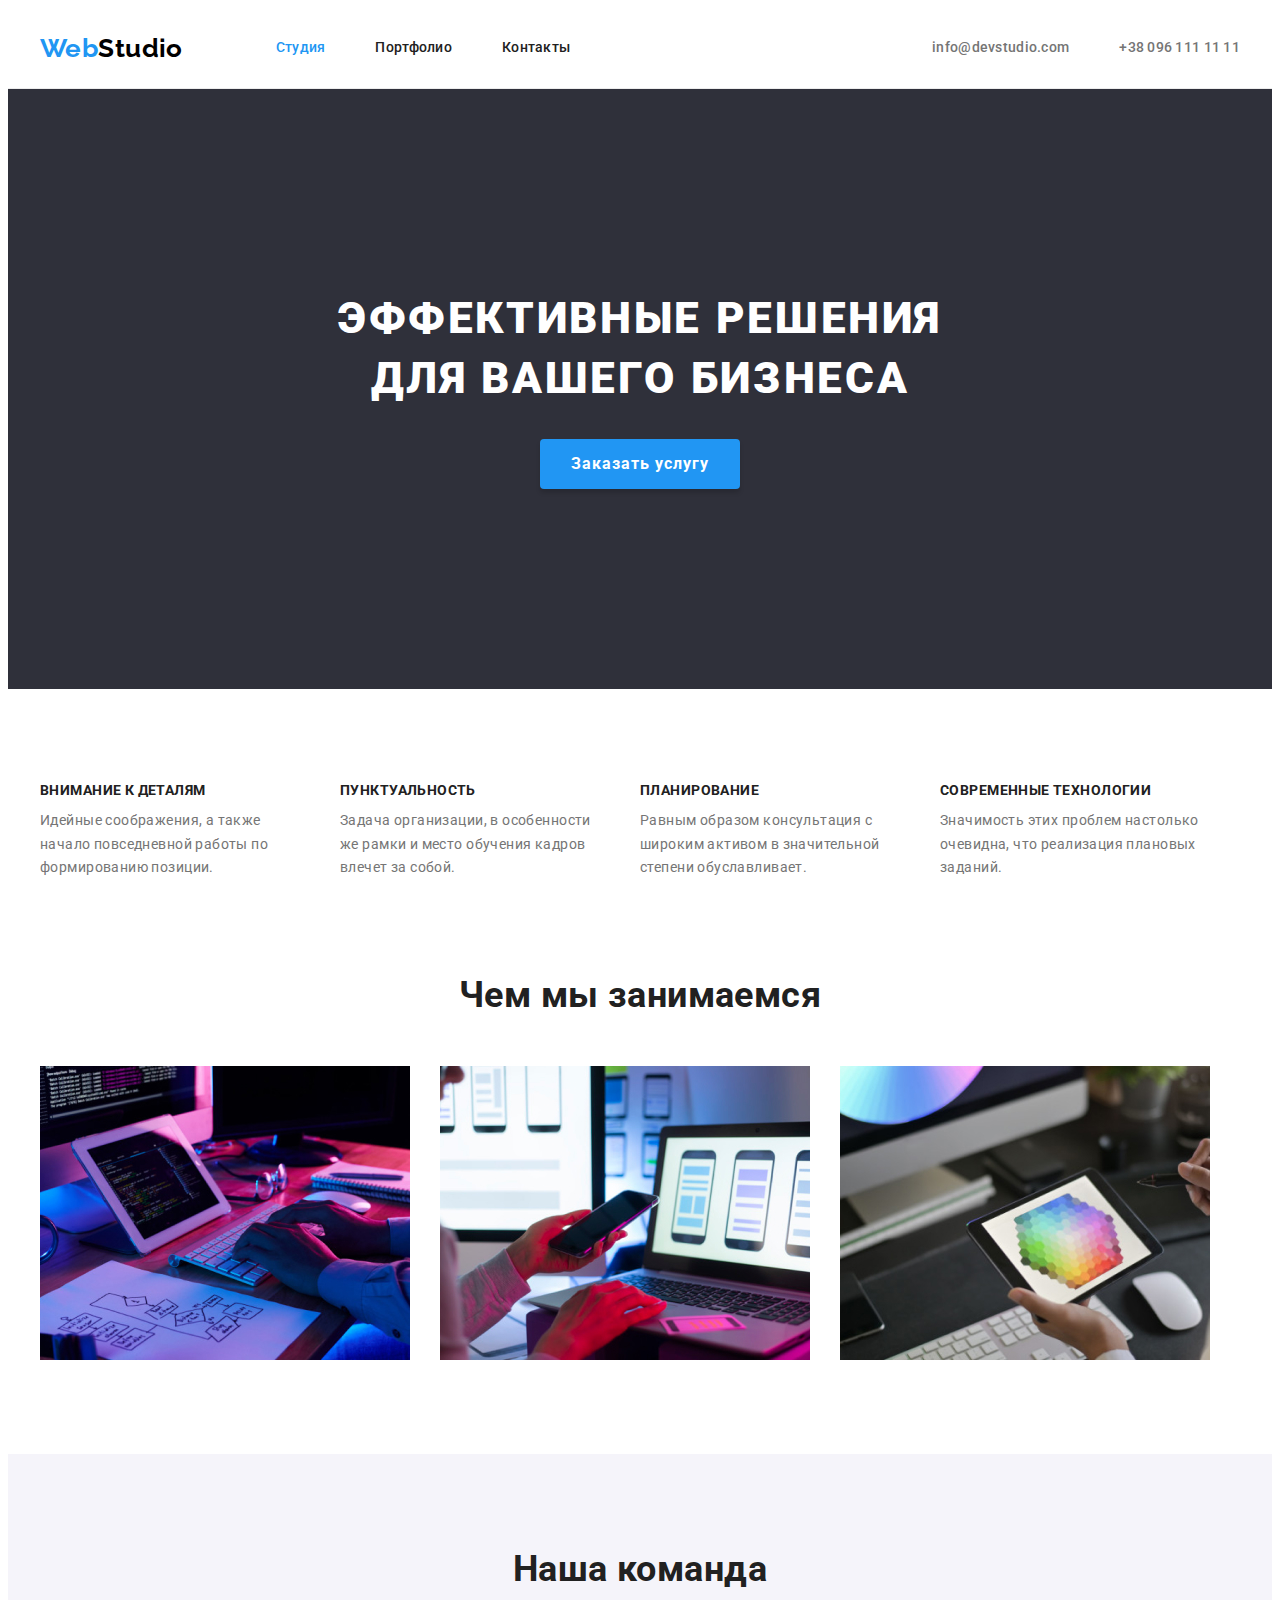
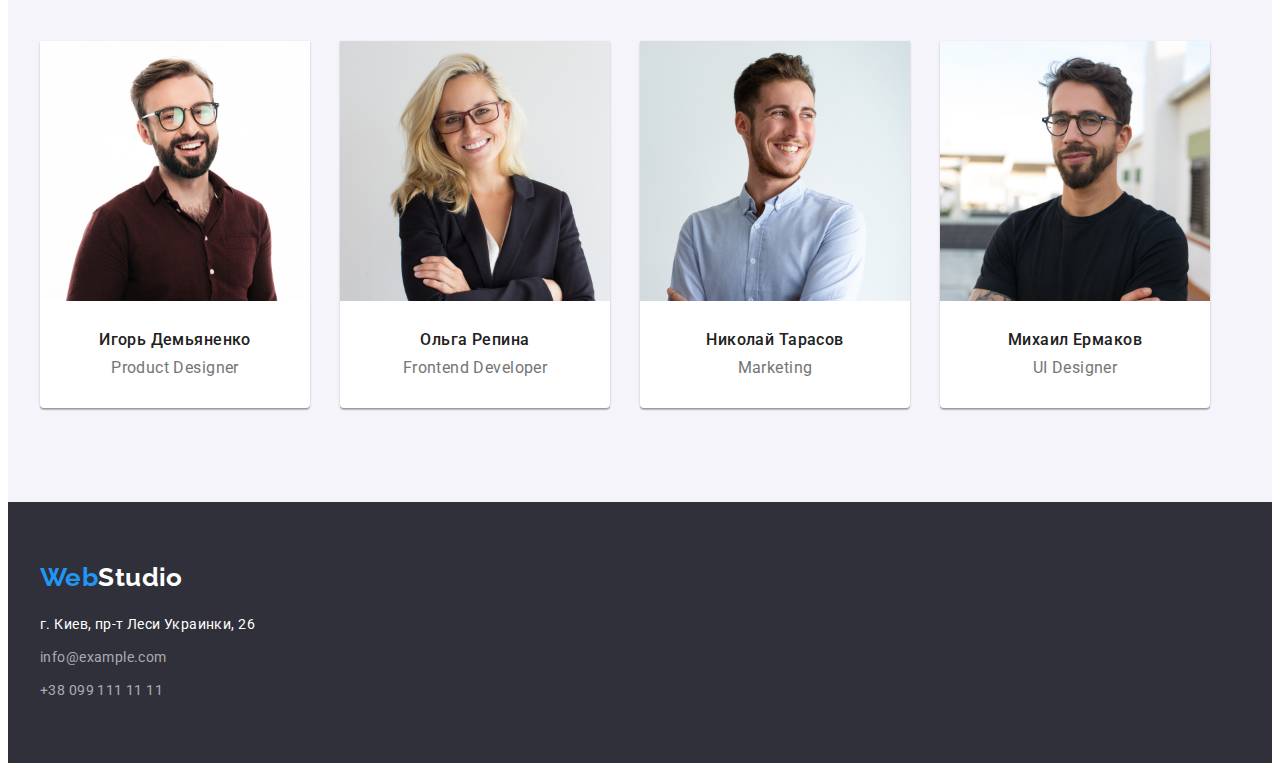
<file: index.html>
<!DOCTYPE html>
<html lang="ru">
    <head>
        <meta charset="UTF-8">
        <meta http-equiv="X-UA-Compatible" content="IE=edge">
        <meta name="viewport" content="width=device-width, initial-scale=1.0">
        <title>Главная</title>  

        <link href="https://fonts.googleapis.com/css2?family=Raleway:wght@700&family=Roboto:wght@400;500;700;900&display=swap" rel="stylesheet"> 

        <link rel="stylesheet" href="https://cdnjs.cloudflare.com/ajax/libs/modern-normalize/1.1.0/modern-normalize.min.css"
         integrity="sha512-wpPYUAdjBVSE4KJnH1VR1HeZfpl1ub8YT/NKx4PuQ5NmX2tKuGu6U/JRp5y+Y8XG2tV+wKQpNHVUX03MfMFn9Q==" crossorigin="anonymous" referrerpolicy="no-referrer" />
                
        <link rel="stylesheet" href="./css/style.css">
    </head>
<body class="body">
    <header class="header">
        <div class="container container-nav">
            <nav class="header-nav" >
             <!--Навигация на другие страницы-->
                 <a href="./index.html" class="logo ">Web<Span class="logo-two ">Studio</Span></a>
                <ul class="list-cont site-nav ">
                    <li class="item" ><a href="./index.html" class="current" >Студия</a></li>
                    <li class="item" ><a href="./portfolio.html" class="item " >Портфолио</a></li>
                    <li class="item"><a href=""  class="item ">Контакты</a></li>
                </ul>
            </nav>
                <ul class="list-cont site-nav">
                    <li class="cont"><a href="mailto:info@devstudio.com" class=" col cont-link"> info@devstudio.com</a></li>
                    <li class="cont"><a href="tel:+380961111111" class=" col cont-link">+38 096 111 11 11</a></li>
                </ul>
        </div>
    </header>
    <main>
        <!--Уникальный контент страницы-->
        <section class="main-effect">
            <h1 class="main-head">ЭФФЕКТИВНЫЕ РЕШЕНИЯ<br>ДЛЯ ВАШЕГО БИЗНЕСА</h1>
            <button class="hero-btn" type="button">Заказать услугу
            </button>
        </section>
        <!--2 Раздел-->
        <section>
            <section class="section">
                <div class="container">
                    <h2 class="visually-hidden "> Этапы работы </h2>
                    <ul class="card-set list">
                        <li class="item-type">
                            <h3 class="type-name">ВНИМАНИЕ К ДЕТАЛЯМ</h3>
                            <p class="type-text">Идейные соображения, а также <br>начало повседневной работы по формированию позиции.</p>
                        </li>
                        <li class="item-type">
                            <h3 class="type-name">ПУНКТУАЛЬНОСТЬ</h3>
                            <p class="type-text">Задача организации, в особенности же рамки и место обучения кадров влечет за собой.</p>
                        </li>
                        <li class="item-type">
                            <h3 class="type-name">ПЛАНИРОВАНИЕ</h3>
                            <p class="type-text">Равным образом консультация с широким активом в значительной степени обуславливает.</p>                
                        </li>
                        <li class="item-type">
                            <h3 class="type-name">СОВРЕМЕННЫЕ ТЕХНОЛОГИИ</h3>
                            <p class="type-text">Значимость этих проблем настолько очевидна, что реализация плановых заданий.</p>                
                        </li>
                    </ul>
                </div>
            </section>
        </section>
        <section class="section section-about">
            <div class="container">
                <h2 class="task about-task">Чем мы занимаемся</h2>
           
                <ul class="about-img list">
                    <Li class="list-img"> <img src="./image/img1.jpg"  alt="картинка1" width="370" height="294"></Li>
                    <Li class="list-img"> <img src="./image/img2.jpg"  alt="картинка2" width="370" height="294"></Li>
                    <Li class="list-img"> <img src="./image/img3.jpg"  alt="картинка3" width="370" height="294"></Li>
                </ul>
            </div>
        </section>
        
        <section class="section team">
            <div class="container">
                <h2 class="comand  comand-about">Наша команда</h2>  
                <ul class="comand-list list">
                    <li class="team-list team-img">
                        <img class="photo-team" src="./image/photo1.jpg"  alt="фото Игорь Демьяненко" width="270" height="260">
                            <div class="team-div">
                                <h3 class="comand-name" >Игорь Демьяненко</h3>
                                <p class="comand-position">Product Designer</p>
                            </div>
                    </li>
                    <li class="team-list team-img">
                        <img class="photo-team"  src="./image/photo2.jpg"  alt="фотоОльга Репина" width="270" height="260">
                        <div class="team-div">
                            <h3 class="comand-name">Ольга Репина</h3>
                            <p class="comand-position">Frontend Developer</p> 
                        </div>
                    </li>
                    <li class="team-list team-img">
                        <img class="photo-team"  src="./image/photo3.jpg"  alt="фотоНиколай Тарасов" width="270" height="260">
                        <div class="team-div">
                            <h3 class="comand-name">Николай Тарасов</h3>
                            <p class="comand-position">Marketing</p> 
                        </div>
                    </li>
                    <li class="team-list team-img">
                        <img class="photo-team"  src="./image/photo4.jpg"  alt="фото Михаил Ермаков" width="270" height="260">
                        <div class="team-div">
                            <h3 class="comand-name">Михаил Ермаков</h3>
                            <p class="comand-position">UI Designer</p>
                        </div>
                    </li>
                </ul>
            </div>
        </section>
     </main>

     <!--Подвал страницы-->
    <footer class="footer-effect">
       <div class="container">
            <div class="footer-left">
               <a class="logo-foot" href="/" >Web<Span class="logo-thre">Studio</Span></a>
                 <address>
                    <ul class="foot list">
                        <li class="foot-item foot-one"><a href="https://goo.gl/maps/aNRmM5jgGCXuYNQ1A" target="_blank" rel="noopener nofollow noreferrer"
                         class="footer-link link">г. Киев, пр-т Леси Украинки, 26</a></li>
                        <li class="cont-link foot-item"><a class="cont-add" href="mailto:info@example.com" >info@example.com</a></li>
                        <li class="cont-link foot-item"><a class="cont-add" href="tel:+380991111111" >+38 099 111 11 11</a></li>          
                    </ul>
                </address> 
            </div>
        </div>
    </footer>
   
</body>
</html>
</file>
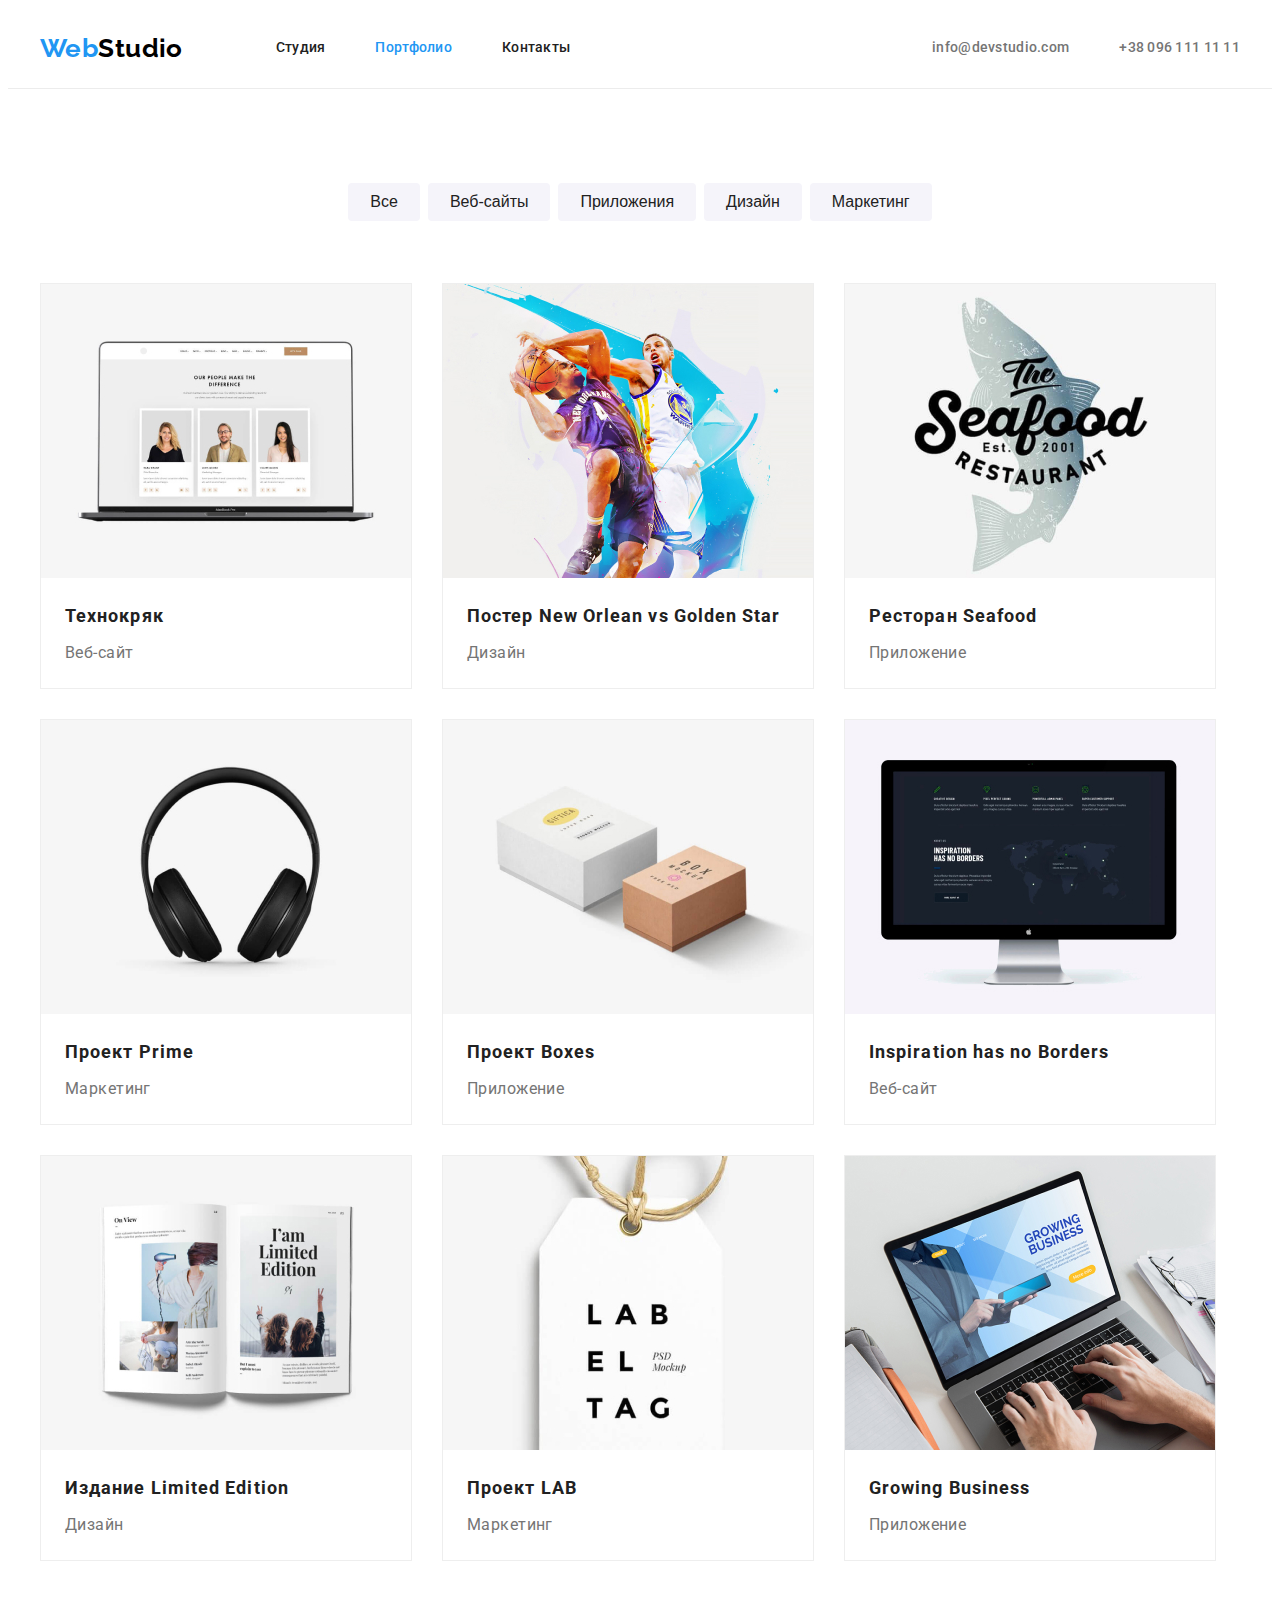
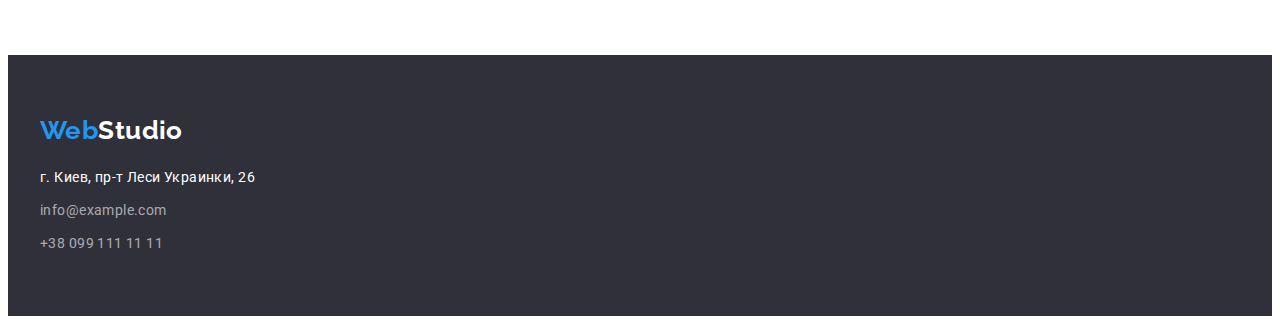
<file: portfolio.html>
<!DOCTYPE html>
<html lang="ru">
<head>
    <meta charset="UTF-8">
    <meta http-equiv="X-UA-Compatible" content="IE=edge">
    <meta name="viewport" content="width=device-width, initial-scale=1.0">
    <title>portfolio</title>

    <link href="https://fonts.googleapis.com/css2?family=Raleway:wght@700&family=Roboto:wght@400;500;700;900&display=swap" rel="stylesheet">

    <link rel="stylesheet" href="https://cdnjs.cloudflare.com/ajax/libs/modern-normalize/1.1.0/modern-normalize.min.css"
     integrity="sha512-wpPYUAdjBVSE4KJnH1VR1HeZfpl1ub8YT/NKx4PuQ5NmX2tKuGu6U/JRp5y+Y8XG2tV+wKQpNHVUX03MfMFn9Q==" crossorigin="anonymous" referrerpolicy="no-referrer" /> 
     
    <link rel="stylesheet" href="./css/style.css">
     
</head>
<body class="body">
    <header class="header">
        <div class="container container-nav">
            <nav class="header-nav" >
             <!--Навигация на другие страницы-->
                 <a href="./index.html" class="logo ">Web<Span class="logo-two ">Studio</Span></a>
                <ul class="list-cont site-nav ">
                    <li class="item" ><a href="./index.html" class="item" >Студия</a></li>
                    <li class="item" ><a href="./portfolio.html" class=" current " >Портфолио</a></li>
                    <li class="item"><a href=""  class="item ">Контакты</a></li>
                </ul>
            </nav>
                <ul class="list-cont site-nav">
                    <li class="cont"><a href="mailto:info@devstudio.com" class=" col cont-link"> info@devstudio.com</a></li>
                    <li class="cont"><a href="tel:+380961111111" class=" col cont-link">+38 096 111 11 11</a></li>
                </ul>
        </div>
    </header>
        
    <main>
        <section class="section">
            <div class="container">
            <!--Список работ-->
                <h1 class="visually-hidden">Список работ</h1>
                <ul class="main-btn list">
                    <li class="btn-item">
                        <button type="button" class="portfolio-btn" >Все</button></li>
                    <li class="btn-item">
                        <button type="button" class="portfolio-btn">Веб-сайты</button></li>
                    <li class="btn-item">
                        <button type="button" class="portfolio-btn">Приложения</button></li>
                    <li class="btn-item">
                        <button type="button" class="portfolio-btn">Дизайн</button></li>
                    <li class="btn-item">
                        <button type="button" class="portfolio-btn">Маркетинг</button></li>
                </ul>
            <!--Примеры и проекты-->
                <ul class="portfolio list">
                    <li class="item-potfolio">
                        <a href="/"> </a>
                         <img class="img-portf" src="./image/img_ht2_1.jpg"  alt="Технокряк" width="370" height="294">
                         <div class="text-div">
                            <h2 class="name-work">Технокряк</h2>
                            <p class="name-add">Веб-сайт </p> 
                         </div>
                    </li>
                    <li class="item-potfolio">
                        <a href=""> </a>
                         <img class="img-portf" src="./image/img_ht2_2.jpg "  alt="Постер New Orlean vs Golden Star" width="370" height="294">
                         <div class="text-div">
                            <h2 class="name-work">Постер New Orlean vs Golden Star</h2>
                            <p class="name-add">Дизайн</p>
                         </div>
                    </li>
                    <li class="item-potfolio">
                        <a href=""> </a>
                        <img class="img-portf" src="./image/img_ht2_3.jpg"  alt="Ресторан Seafood" width="370" height="294">
                        <div class="text-div">
                            <h2 class="name-work">Ресторан Seafood</h2>
                            <p class="name-add">Приложение</p>
                        </div>
                    </li>
                    <li class="item-potfolio">
                        <a href="">   </a>
                        <img class="img-portf" src="./image/img_ht2_4.jpg"  alt="Проект Prime" width="370" height="294">
                        <div class="text-div">
                            <h2 class="name-work">Проект Prime</h2>
                            <p class="name-add">Маркетинг</p> 
                        </div>
                    </li>
                    <li class="item-potfolio">
                        <a href="">  </a>
                        <img class="img-portf" src="./image/img_ht2_5.jpg"  alt="Проект Boxes" width="370" height="294">
                        <div class="text-div">
                            <h2 class="name-work">Проект Boxes</h2>
                            <p class="name-add">Приложение</p> 
                        </div>
                    </li>
                    <li class="item-potfolio">
                        <a href="">   </a>
                        <img class="img-portf" src="./image/img_ht2_6.jpg"  alt="Inspiration has no Borders" width="370" height="294">
                        <div class="text-div">
                            <h2 class="name-work">Inspiration has no Borders</h2>
                            <p class="name-add">Веб-сайт</p> 
                        </div>
                    </li>
                    <li class="item-potfolio">
                        <a href="">   </a>
                        <img class="img-portf" src="./image/img_ht2_7.jpg"  alt="Издание Limited Edition" width="370" height="294">
                        <div class="text-div">
                            <h2 class="name-work">Издание Limited Edition</h2>
                            <p class="name-add">Дизайн</p>
                        </div>
                    </li>
                    <li class="item-potfolio">
                        <a href="">   </a>
                        <img class="img-portf" src="./image/img_ht2_8.jpg"  alt="Проект LAB" width="370" height="294">
                        <div class="text-div">
                            <h2 class="name-work">Проект LAB</h2>
                            <p class="name-add">Маркетинг</p> 
                        </div>
                    </li>
                    <li class="item-potfolio">
                        <a href="">   </a>
                        <img class="img-portf" src="./image/img_ht2_9.jpg"  alt="Growing Business" width="370" height="294">
                        <div class="text-div">
                            <h2 class="name-work">Growing Business</h2>
                            <p class="name-add">Приложение</p> 
                        </div>
                    </li>
                </ul>
            </div>
        </section>
        
       
    </main>
   <!--Подвал страницы-->
   <footer class="footer-effect">
    <div class="container">
         <div class="footer-left">
            <a class="logo-foot" href="/" >Web<Span class="logo-thre">Studio</Span></a>
              <address>
                 <ul class="foot list">
                     <li class="foot-item foot-one"><a href="https://goo.gl/maps/aNRmM5jgGCXuYNQ1A" target="_blank" rel="noopener nofollow noreferrer"
                      class="footer-link link">г. Киев, пр-т Леси Украинки, 26</a></li>
                     <li class="cont-link foot-item"><a class="cont-add" href="mailto:info@example.com" >info@example.com</a></li>
                     <li class="cont-link foot-item"><a class="cont-add" href="tel:+380991111111" >+38 099 111 11 11</a></li>          
                 </ul>
             </address> 
         </div>
     </div>
 </footer>

</body>
</html>
</file>
<file: css/style.css>
:root {
    --main-title-color:#212121;
    --two-title-color:#FFFFFF;
    --main-btn-color:#FFFFFF;
    --accent-color:#2196F3;
    --primary-text-color:#757575;
    --foot-cont:rgba(255, 255, 255, 0.6);
    --effect-color: #2F303A;
    --btn-comand:#F5F4FA ;
    --card-portfol:#eeeeee;
}
li {
    list-style-type: none;
}

ul {
    margin: 0;
    padding: 0;
    list-style: none;
}

img {
    display: block;
    max-width: 100%;
    height: auto;
}

h1, h2, h3, h4, h5, h6, p {
    margin-top: 0;
    margin-bottom: 0;
}

    
.body {
    font-family: "Roboto", sans-serif;
    letter-spacing: 0.03em;
    font-size: 14px;
    color: var(--main-title-color);
    background-color: var(--main-btn-color);
 }

.header{
    background: var(--main-btn-color);
    list-style-type: none;
    border-bottom: 1px solid #ECECEC;
    
}
a {
    text-decoration: none;
    font-style: normal;}

.logo {
    font-family:'Raleway', sans-serif;
    font-weight:700;
    font-size: 26px;
    line-height: 1.19; 
    color: var(--accent-color);
    margin-right: 93px;
    
}
.logo-two {
    color: black;
}
.logo-thre{
    color:var(--two-title-color);
}

.list{
    /*text-decoration: none;*/
    margin: 0px;
   /* list-style: none;*/
    
}
.list-cont{
    font-weight: 500;
    line-height: 1.14;
    letter-spacing: 0.02em;
    text-decoration: none;
    margin: 0px;
}
.item{
    color:var(--main-title-color);
    margin: 0px;
    padding-top: 32px;
    padding-bottom: 32px;
}

/*сыслку делаем синей и основной*/
.item:hover,
.item:focus,
.current {
    color: var(--accent-color);
}
.col-one{
    color: var(--accent-color);
}
.col {
    color: var(--primary-text-color) ;
}

/*спрятали заголовок список работ*/
.visually-hidden {
    position: absolute;
    white-space: nowrap;
    width: 1px;
    height: 1px;
    overflow: hidden;
    border: 0;
    padding: 0;
    clip: rect(0 0 0 0);
    clip-path: inset(50%);
    margin: -1px;
}

.main-effect {
    background-color:var(--effect-color);
    padding: 200px 0px;
    margin:0px ;
    text-align: center;   
}
.main-head{
    font-weight: 900;
    font-size: 44px;
    line-height: 1.36;
    letter-spacing: 0.06em;
    color: var(--two-title-color);
    margin-bottom: 30px;
}
.hero-btn {
    background: #2196f3;
    box-shadow: 0px 4px 4px rgb(0 0 0 / 15%);
    border-radius: 4px;
    border: none;
    font-family: 'Roboto';
    font-style: normal;
    font-weight: 700;
    font-size: 16px;
    line-height: 1.87;
    letter-spacing: 0.06em;
    cursor: pointer;
    width: 200px;
    height: 50px;
    color: var(--two-title-color);
    /*margin: auto;
    display: block;
    align-items: center;
    text-align: center;*/
}
.btn-item{
    /*width: 200px;*/
    height: 50px;
    /*background: var(--accent-color);*/
   
    font-weight: 700;
    font-size: 16px;
    line-height: 1.87;
    letter-spacing: 0.06em;
    color:var(--two-title-color);
    text-align: center;
}
.btn-item:not(:last-child) {
padding-right: 8px;}

.main-btn {
    list-style: none;
    display: flex;
    justify-content: center;
    margin-bottom: 50px;
} 

.cursor:hover
.cursor:focus {
    box-shadow: 0px 4px 4px 0px #00000026;
}
.type-name{
    font-weight: 700;
    font-size: 14px;
    line-height: 1.14;
    letter-spacing: 0.03em;
    color:var(--main-title-color);  
    margin-bottom: 10px;
   /* margin: 0 auto;*/
}
.type-text {
    font-size: 14px;
    line-height: 1.71;
    color: var(--primary-text-color);
    width: 270px;
}
.task,  .comand {
    font-weight: 700;
    font-size: 36px;
    line-height: 1.17;
    color: var(--main-title-color);
    /*text-align: center;*/
}
.back {
    background-color: var(--btn-comand);
}

.comand-name {
    font-weight: 500;
    font-size: 16px;
    line-height: 1.18; 
    color: var(--main-title-color);
    margin-bottom: 10px;
    text-align: center;
    /*margin: 0px;*/
}
.comand-position {
    font-size: 16px;
    line-height: 1.18;
    color: var(--primary-text-color);
}

.cont-link:hover ,
.cont-link:focus{
    color: var(--accent-color);
}
.button {
    cursor: pointer;}


.name-add{
    font-size: 16px;
    line-height: 1.87;
    color: var(--primary-text-color);
    /*margin: 0px;*/
}
.name-work{
    font-weight: 700;
    font-size: 18px;
    line-height: 2;
    letter-spacing: 0.06em;
    color: var(--main-title-color);
    /*margin: 0px;*/
    margin-bottom: 4px;
}
.name-button{
    font-weight: 500;
    font-size: 16px;
    line-height: 1.62;
    color: var(--main-title-color);
    cursor: pointer;
    background-color: var(--btn-comand);
    border-radius: 4px;
    padding: 6px 22px;
}
.name-button:hover,
.name-button:focus {
background-color: var(--accent-color);
color:var(--two-title-color);
}


.logo-footer span {
    color:var(--main-title-color);
}

.adress {
    font-style: normal;
    line-height: 1.71;
    color: var(--accent-color);
}

.adress-contact {
    line-height: 1.71;   
    color: var(--primary-text-color);
}
.style{
    font-style:normal; /*убрали курсив*/
}
.footer-effect{
    background-color:var(--effect-color);
    padding:0px 0;
    margin:0px ;  
    padding-top: 60px;
    padding-bottom: 60px;

}
.foot{
    /*font-size: 14px;*/
    line-height: 1.71;
    text-decoration: none;
}
.footer-link {
    color: var(--two-title-color);
}
.logo-foot{
    font-family:'Raleway', sans-serif;
    font-weight:700;
    font-size: 26px;
    line-height: 1.19; 
    color: var(--accent-color);
}
.cont-add{
    color:var(--foot-cont);
    margin: 0px;
    /*margin-bottom: 20px;*/
}
.container{
    width: 1200px;
    margin: 0 auto;
    margin-left: auto;
    margin-right: auto;
    align-items: center;
    padding-left: 15px;
    padding-right: 15px;
}
.container-nav{
    display: flex;
}
.header-nav{
    display: flex;
    align-items: center;
    margin-right: auto;
}
.site-nav{
    display: flex;
    align-items: center;
    padding: 0px;
    margin: 0px;
    
}
.item:not(:last-child) {
    margin-right: 50px;
}
.cont{
    margin-top: 32px;
    margin-bottom: 32px;
    /*padding-left: 40px;*/
}
.cont+.cont{ 
    margin-left: 50px;
}
ul {
    display: block;
    list-style-type: disc;
    margin-block-start: 1em;
    margin-block-end: 1em;
    margin-inline-start: 0px;
    margin-inline-end: 0px;
   /* padding-inline-start: 40px;*/
}
.section{
    display: block;
    padding-top: 94px;
    padding-bottom: 94px;
}
.card-set{
    /*padding: 0;
    margin: 0;
    list-style: none;*/
    display: flex;
}
.item-type:not(:last-child) {
        margin-right: 30px;
}
.section-about{
    padding-top: 0px;
}
.about-task{
    margin: 0px;
    margin-bottom: 50px;
    text-align: center;
    margin-left:auto ;
    margin-right:auto;
}
.about-img {
    display: flex;
    /*margin: 0;*/
    padding-inline-start: 0;
}
.list-img:not(:last-child) {
    margin-right: 30px;
    display: flex;
}
.team{
    background-color:var(--btn-comand);
}
.comand{
   
    margin: 0;
    margin-bottom: 50px;
}
.comand-about{
    /*margin-left:auto ;
    margin-right:auto;*/
    text-align: center
}
.comand-list {
    display: flex;
    /*margin: 0;*/
    padding-inline-start: 0px;
}

.team-list:not(:last-child) {
    margin-right: 30px;

}
.photo-team {
    display: block;
    height: auto;}
.team-div{
    padding-top: 30px;
    padding-bottom: 30px;
}
.team-img{
    background:var(--two-title-color);
    box-shadow: 0px 1px 3px rgb(0 0 0 / 12%), 0px 1px 1px rgb(0 0 0 / 14%), 0px 2px 1px rgb(0 0 0 / 20%);
    border-radius: 0px 0px 4px 4px;
    text-align: center;
     /*border: 1px solid #c5c5c5;
    border-top: 0px;*/
}

.foot-one{
    margin-top: 20px;}

.foot-item:not(:last-child) {
    margin-bottom: 9px;}

/* ---------------PORTFOLIO_____*/
.portfolio{
    display: flex;
    flex-wrap: wrap;
    padding-inline-start: 0;
    margin-right:-30px;
    margin-bottom:-30px;
}
.btn-item {
    padding: 0;
}
.item-potfolio{
    width: 370px;
    height: 404px;
    left: 215px;
    top: 262px;
    
    background: var(--two-title-color);
    border: 1px solid var(--card-portfol);
}
.item-potfolio{
    margin-right: 30px;
    margin-bottom: 30px;
}
.img-portf{
    width: 100%;
}
.text-div{
    padding: 20px 24px;
}
.portfolio-btn{
    font-weight: 500;
    font-size: 16px;
    line-height: 1.62;
    color: var(--main-title-color);
    cursor: pointer;
    background-color: var(--btn-comand);
    border-radius: 4px;
    padding: 6px 22px;
    border: none;
}
.portfolio-btn:hover,
.portfolio-btn:focus {
background-color: var(--accent-color);
color:var(--two-title-color);
}
</file>
